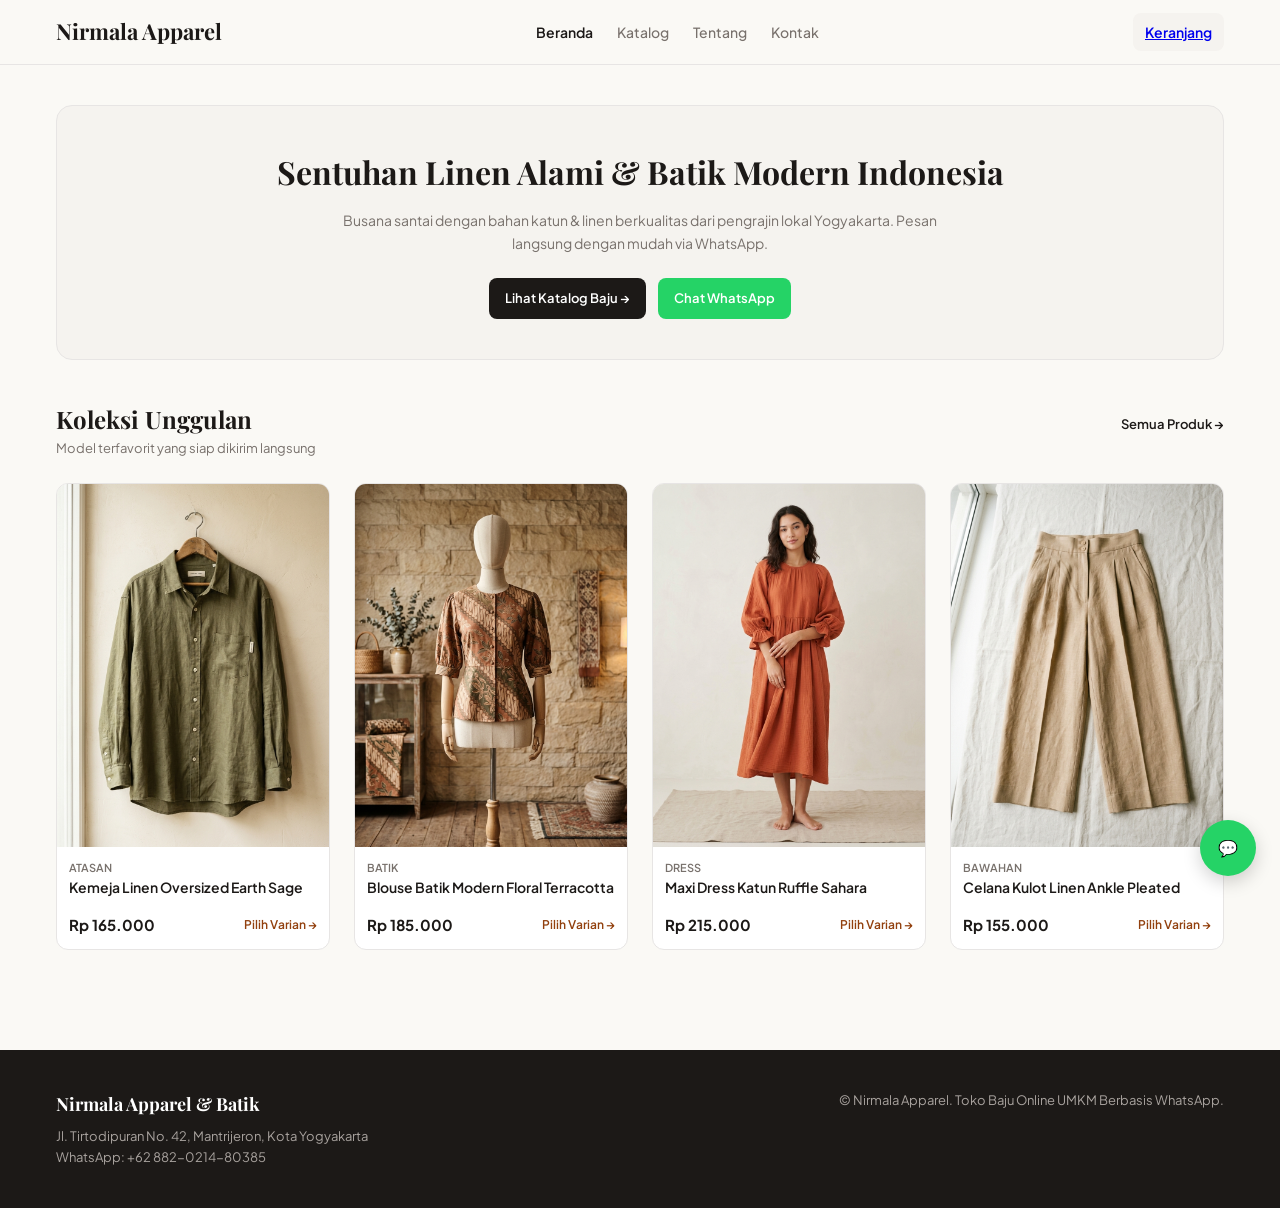
<file: static-site/index.html>
<!DOCTYPE html>
<html lang="id">
<head>
  <meta charset="UTF-8">
  <meta name="viewport" content="width=device-width, initial-scale=1.0">
  <title>Nirmala Apparel & Batik — Toko Baju Online UMKM</title>
  <meta name="description" content="Toko baju online UMKM modern tanpa backend. Pesan langsung via WhatsApp.">
  <link rel="stylesheet" href="style.css">
  <link rel="preconnect" href="https://fonts.googleapis.com">
  <link rel="preconnect" href="https://fonts.gstatic.com" crossorigin>
  <link href="https://fonts.googleapis.com/css2?family=Plus+Jakarta+Sans:wght@400;600;700&family=Playfair+Display:wght@600;700&display=swap" rel="stylesheet">
</head>
<body>

  <!-- Header Nav -->
  <header>
    <div class="container nav-container">
      <a href="index.html" class="brand">Nirmala Apparel</a>
      <nav>
        <ul class="nav-links">
          <li><a href="index.html" class="active">Beranda</a></li>
          <li><a href="katalog.html">Katalog</a></li>
          <li><a href="tentang.html">Tentang</a></li>
          <li><a href="kontak.html">Kontak</a></li>
        </ul>
      </nav>
      <a href="keranjang.html" class="cart-icon-btn">
        Keranjang <span class="cart-badge">0</span>
      </a>
    </div>
  </header>

  <!-- Hero Section -->
  <main class="container" style="padding-top: 40px; padding-bottom: 60px;">
    <div style="background: #f5f3ef; border: 1px solid #e7e5e4; border-radius: 16px; padding: 40px 24px; text-align: center; margin-bottom: 40px;">
      <h1 style="font-family: 'Playfair Display', serif; font-size: 32px; margin-bottom: 12px; color: #1c1917;">
        Sentuhan Linen Alami & Batik Modern Indonesia
      </h1>
      <p style="color: #78716c; max-width: 600px; margin: 0 auto 24px; font-size: 14px;">
        Busana santai dengan bahan katun & linen berkualitas dari pengrajin lokal Yogyakarta. Pesan langsung dengan mudah via WhatsApp.
      </p>
      <div style="display: flex; gap: 12px; justify-content: center; flex-wrap: wrap;">
        <a href="katalog.html" class="btn btn-primary">Lihat Katalog Baju &rarr;</a>
        <a href="https://wa.me/62882021480385?text=Halo%20Admin%2C%20mau%20tanya%20koleksi%20baju" target="_blank" class="btn btn-wa">Chat WhatsApp</a>
      </div>
    </div>

    <!-- Featured Products Section -->
    <div style="display: flex; justify-content: space-between; align-items: baseline; margin-bottom: 16px;">
      <div>
        <h2 style="font-family: 'Playfair Display', serif; font-size: 24px; color: #1c1917;">Koleksi Unggulan</h2>
        <p style="color: #78716c; font-size: 13px;">Model terfavorit yang siap dikirim langsung</p>
      </div>
      <a href="katalog.html" style="font-size: 13px; font-weight: 600; color: #1c1917; text-decoration: none;">Semua Produk &rarr;</a>
    </div>

    <div id="featured-grid" class="product-grid">
      <!-- Injected by JavaScript -->
    </div>
  </main>

  <!-- Floating WhatsApp -->
  <a href="https://wa.me/62882021480385?text=Halo%20Admin%20Nirmala%2C%20mau%20tanya%20produk" target="_blank" class="floating-wa" title="Chat WhatsApp">
    💬
  </a>

  <!-- Footer -->
  <footer style="background: #1c1917; color: #a8a29e; padding: 40px 0; font-size: 13px; margin-top: 40px;">
    <div class="container" style="display: flex; justify-content: space-between; flex-wrap: wrap; gap: 20px;">
      <div>
        <h3 style="color: #fff; font-family: 'Playfair Display', serif; font-size: 18px; margin-bottom: 8px;">Nirmala Apparel & Batik</h3>
        <p>Jl. Tirtodipuran No. 42, Mantrijeron, Kota Yogyakarta</p>
        <p>WhatsApp: +62 882-0214-80385</p>
      </div>
      <div>
        <p>&copy; Nirmala Apparel. Toko Baju Online UMKM Berbasis WhatsApp.</p>
      </div>
    </div>
  </footer>

  <script src="app.js"></script>
  <script>
    fetch('products.json')
      .then(res => res.json())
      .then(products => {
        const grid = document.getElementById('featured-grid');
        grid.innerHTML = products.slice(0, 4).map(p => `
          <div class="product-card">
            <img src="${p.foto[0]}" alt="${p.nama}" class="product-thumb">
            <div class="product-info">
              <div>
                <p style="font-size: 11px; text-transform: uppercase; color: #78716c; font-weight: 600;">${p.kategori}</p>
                <h3 class="product-name">${p.nama}</h3>
              </div>
              <div style="margin-top: 8px; display: flex; justify-content: space-between; align-items: center;">
                <span class="product-price">${formatRupiah(p.harga)}</span>
                <a href="katalog.html" style="font-size: 12px; color: #92400e; font-weight: 600; text-decoration: none;">Pilih Varian &rarr;</a>
              </div>
            </div>
          </div>
        `).join('');
      })
      .catch(err => console.error(err));
  </script>
</body>
</html>
</file>
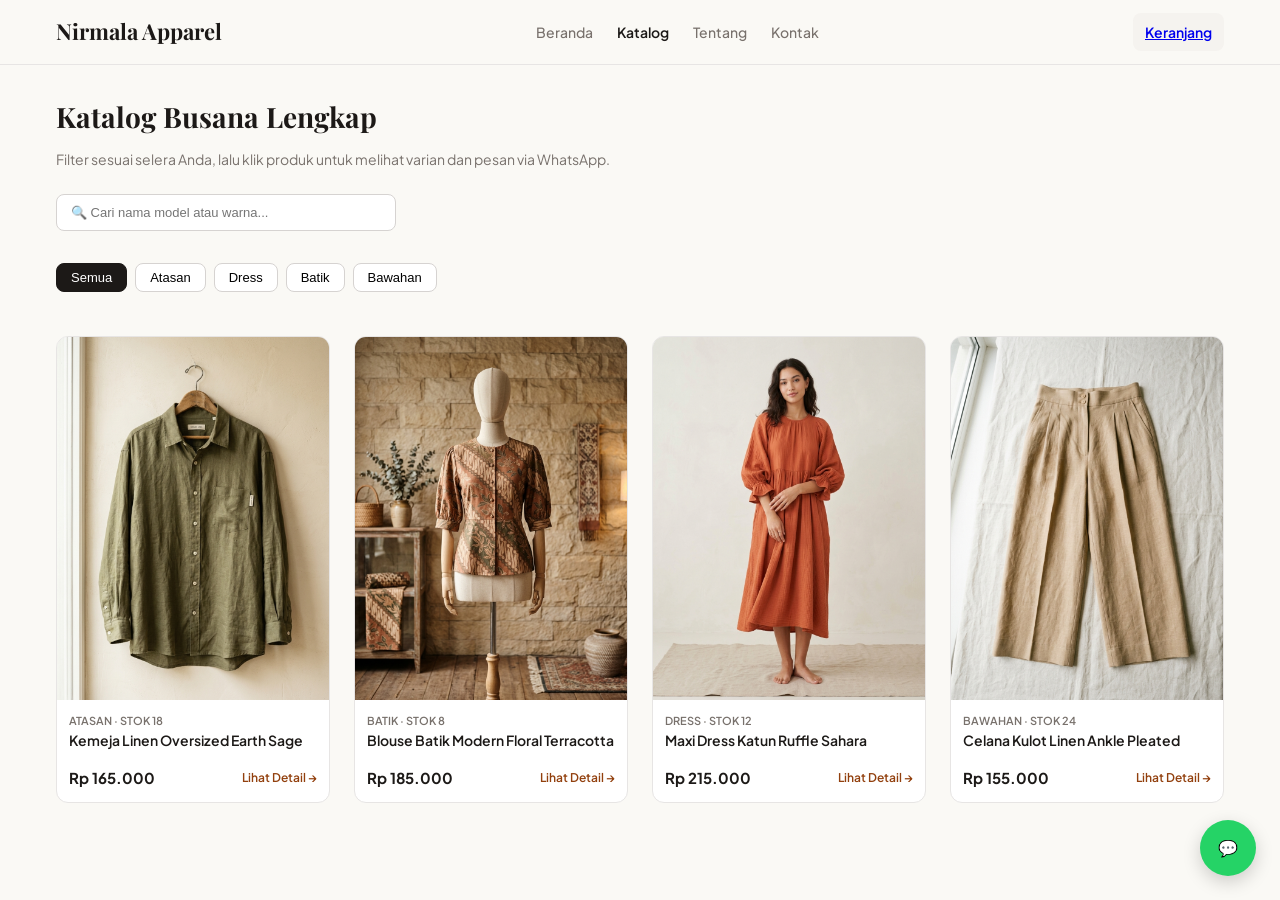
<file: static-site/katalog.html>
<!DOCTYPE html>
<html lang="id">
<head>
  <meta charset="UTF-8">
  <meta name="viewport" content="width=device-width, initial-scale=1.0">
  <title>Katalog Produk — Nirmala Apparel & Batik</title>
  <meta name="description" content="Katalog baju online lengkap. Filter instan dan pesan langsung via WhatsApp.">
  <link rel="stylesheet" href="style.css">
  <link rel="preconnect" href="https://fonts.googleapis.com">
  <link rel="preconnect" href="https://fonts.gstatic.com" crossorigin>
  <link href="https://fonts.googleapis.com/css2?family=Plus+Jakarta+Sans:wght@400;600;700&family=Playfair+Display:wght@600;700&display=swap" rel="stylesheet">
  <style>
    .filter-bar {
      display: flex;
      gap: 8px;
      flex-wrap: wrap;
      margin-bottom: 20px;
    }
    .filter-btn {
      padding: 6px 14px;
      border-radius: 8px;
      border: 1px solid #d6d3d1;
      background: white;
      font-size: 13px;
      cursor: pointer;
    }
    .filter-btn.active {
      background: #1c1917;
      color: white;
      border-color: #1c1917;
    }
    .search-input {
      width: 100%;
      max-width: 340px;
      padding: 10px 14px;
      border: 1px solid #d6d3d1;
      border-radius: 8px;
      font-size: 13px;
      margin-bottom: 20px;
    }
    /* Modal Detail */
    .modal-overlay {
      position: fixed;
      inset: 0;
      background: rgba(0,0,0,0.6);
      display: none;
      align-items: center;
      justify-content: center;
      padding: 16px;
      z-index: 200;
    }
    .modal-content {
      background: white;
      max-width: 600px;
      width: 100%;
      border-radius: 16px;
      padding: 24px;
      max-height: 90vh;
      overflow-y: auto;
      position: relative;
    }
    .chip-btn {
      padding: 6px 12px;
      border: 1px solid #d6d3d1;
      border-radius: 6px;
      background: white;
      cursor: pointer;
      font-size: 12px;
      margin-right: 6px;
      margin-bottom: 6px;
    }
    .chip-btn.active {
      background: #1c1917;
      color: white;
      border-color: #1c1917;
    }
  </style>
</head>
<body>

  <header>
    <div class="container nav-container">
      <a href="index.html" class="brand">Nirmala Apparel</a>
      <nav>
        <ul class="nav-links">
          <li><a href="index.html">Beranda</a></li>
          <li><a href="katalog.html" class="active">Katalog</a></li>
          <li><a href="tentang.html">Tentang</a></li>
          <li><a href="kontak.html">Kontak</a></li>
        </ul>
      </nav>
      <a href="keranjang.html" class="cart-icon-btn">
        Keranjang <span class="cart-badge">0</span>
      </a>
    </div>
  </header>

  <main class="container" style="padding-top: 30px; padding-bottom: 60px;">
    <h1 style="font-family: 'Playfair Display', serif; font-size: 28px; color: #1c1917; margin-bottom: 8px;">
      Katalog Busana Lengkap
    </h1>
    <p style="color: #78716c; font-size: 14px; margin-bottom: 24px;">
      Filter sesuai selera Anda, lalu klik produk untuk melihat varian dan pesan via WhatsApp.
    </p>

    <!-- Search & Filter Controls -->
    <div style="display: flex; flex-direction: column; gap: 12px;">
      <input type="text" id="search-input" class="search-input" placeholder="🔍 Cari nama model atau warna...">
      <div class="filter-bar" id="category-filters">
        <button class="filter-btn active" data-cat="Semua">Semua</button>
        <button class="filter-btn" data-cat="Atasan">Atasan</button>
        <button class="filter-btn" data-cat="Dress">Dress</button>
        <button class="filter-btn" data-cat="Batik">Batik</button>
        <button class="filter-btn" data-cat="Bawahan">Bawahan</button>
      </div>
    </div>

    <!-- Products Grid -->
    <div id="catalog-grid" class="product-grid">
      <!-- Injected by JavaScript -->
    </div>
  </main>

  <!-- Modal Detail Produk -->
  <div id="product-modal" class="modal-overlay">
    <div class="modal-content">
      <button onclick="closeModal()" style="position: absolute; right: 16px; top: 16px; background: none; border: none; font-size: 20px; cursor: pointer;">✕</button>
      <div id="modal-body">
        <!-- Rendered by JS -->
      </div>
    </div>
  </div>

  <a href="https://wa.me/62882021480385?text=Halo%20Admin%20Nirmala%2C%20mau%20tanya%20produk" target="_blank" class="floating-wa" title="Chat WhatsApp">
    💬
  </a>

  <script src="app.js"></script>
  <script>
    let allProducts = [];
    let selectedCat = 'Semua';
    let searchQuery = '';
    let currentSelectedProduct = null;
    let selectedUkuran = '';
    let selectedWarna = '';

    fetch('products.json')
      .then(res => res.json())
      .then(data => {
        allProducts = data;
        renderCatalog();
      });

    function renderCatalog() {
      const grid = document.getElementById('catalog-grid');
      const filtered = allProducts.filter(p => {
        const matchCat = selectedCat === 'Semua' || p.kategori === selectedCat;
        const matchSearch = p.nama.toLowerCase().includes(searchQuery.toLowerCase()) ||
                            p.deskripsi.toLowerCase().includes(searchQuery.toLowerCase());
        return matchCat && matchSearch;
      });

      if (filtered.length === 0) {
        grid.innerHTML = '<p style="grid-column: 1/-1; text-align: center; color: #78716c; padding: 40px 0;">Tidak ada produk yang cocok dengan pencarian Anda.</p>';
        return;
      }

      grid.innerHTML = filtered.map(p => `
        <div class="product-card" onclick="openProductDetail('${p.id}')" style="cursor: pointer;">
          <img src="${p.foto[0]}" alt="${p.nama}" class="product-thumb">
          <div class="product-info">
            <div>
              <p style="font-size: 11px; text-transform: uppercase; color: #78716c; font-weight: 600;">${p.kategori} · Stok ${p.stok}</p>
              <h3 class="product-name">${p.nama}</h3>
            </div>
            <div style="margin-top: 8px; display: flex; justify-content: space-between; align-items: center;">
              <span class="product-price">${formatRupiah(p.harga)}</span>
              <span style="font-size: 12px; color: #92400e; font-weight: 600;">Lihat Detail &rarr;</span>
            </div>
          </div>
        </div>
      `).join('');
    }

    // Category button click
    document.querySelectorAll('.filter-btn').forEach(btn => {
      btn.addEventListener('click', () => {
        document.querySelectorAll('.filter-btn').forEach(b => b.classList.remove('active'));
        btn.classList.add('active');
        selectedCat = btn.getAttribute('data-cat');
        renderCatalog();
      });
    });

    // Search input
    document.getElementById('search-input').addEventListener('input', (e) => {
      searchQuery = e.target.value;
      renderCatalog();
    });

    // Modal
    function openProductDetail(id) {
      const prod = allProducts.find(p => p.id === id);
      if (!prod) return;
      currentSelectedProduct = prod;
      selectedUkuran = prod.ukuran[0];
      selectedWarna = prod.warna[0];

      const modalBody = document.getElementById('modal-body');
      modalBody.innerHTML = `
        <div style="display: flex; gap: 16px; flex-wrap: wrap;">
          <img src="${prod.foto[0]}" style="width: 100%; max-width: 220px; aspect-ratio: 3/4; object-fit: cover; border-radius: 8px;">
          <div style="flex: 1; min-width: 240px;">
            <p style="font-size: 12px; color: #78716c; text-transform: uppercase;">${prod.kategori}</p>
            <h2 style="font-size: 20px; margin: 4px 0 8px; font-family: 'Playfair Display', serif;">${prod.nama}</h2>
            <p style="font-size: 18px; font-weight: bold; color: #1c1917; margin-bottom: 12px;">${formatRupiah(prod.harga)}</p>
            <p style="font-size: 13px; color: #57534e; margin-bottom: 16px;">${prod.deskripsi}</p>
            
            <div style="margin-bottom: 12px;">
              <p style="font-size: 12px; font-weight: bold; margin-bottom: 4px;">Pilih Ukuran:</p>
              ${prod.ukuran.map(u => `<button class="chip-btn ${u === selectedUkuran ? 'active' : ''}" onclick="setUkuran('${u}', this)">${u}</button>`).join('')}
            </div>

            <div style="margin-bottom: 16px;">
              <p style="font-size: 12px; font-weight: bold; margin-bottom: 4px;">Pilih Warna:</p>
              ${prod.warna.map(w => `<button class="chip-btn ${w === selectedWarna ? 'active' : ''}" onclick="setWarna('${w}', this)">${w}</button>`).join('')}
            </div>

            <div style="display: flex; flex-direction: column; gap: 8px;">
              <button onclick="handleModalBuyWA()" class="btn btn-wa" style="width: 100%; padding: 12px;">Pesan Langsung via WhatsApp</button>
              <button onclick="handleModalAddCart()" class="btn btn-primary" style="width: 100%; padding: 12px; background: #e7e5e4; color: #1c1917;">Tambah ke Keranjang</button>
            </div>
          </div>
        </div>
      `;
      document.getElementById('product-modal').style.display = 'flex';
    }

    function closeModal() {
      document.getElementById('product-modal').style.display = 'none';
    }

    function setUkuran(u, el) {
      selectedUkuran = u;
      el.parentElement.querySelectorAll('.chip-btn').forEach(b => b.classList.remove('active'));
      el.classList.add('active');
    }

    function setWarna(w, el) {
      selectedWarna = w;
      el.parentElement.querySelectorAll('.chip-btn').forEach(b => b.classList.remove('active'));
      el.classList.add('active');
    }

    function handleModalBuyWA() {
      if (!currentSelectedProduct) return;
      orderProductViaWA(currentSelectedProduct.nama, selectedUkuran, selectedWarna, currentSelectedProduct.harga);
    }

    function handleModalAddCart() {
      if (!currentSelectedProduct) return;
      addToCart(currentSelectedProduct, selectedUkuran, selectedWarna, 1);
      closeModal();
    }
  </script>
</body>
</html>
</file>
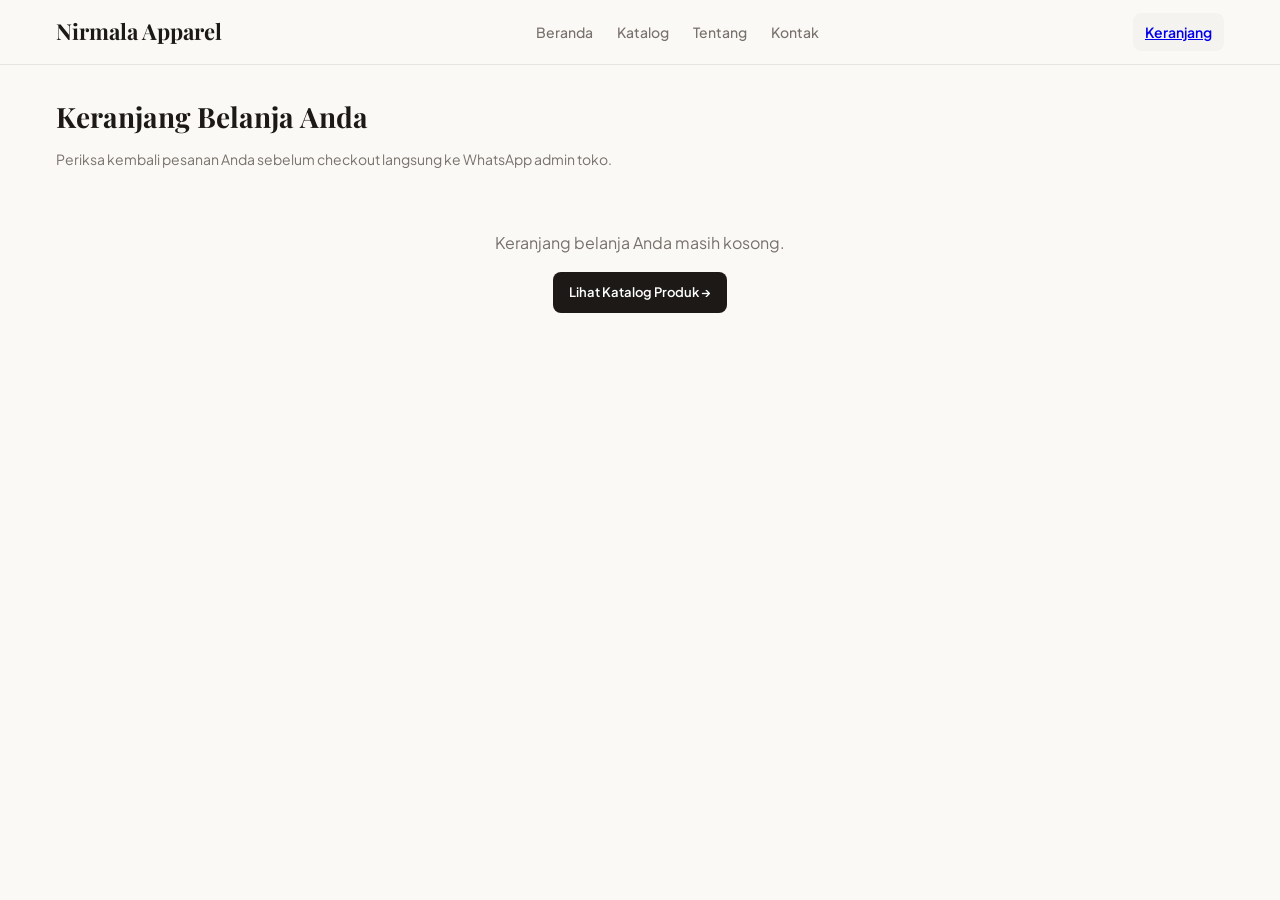
<file: static-site/keranjang.html>
<!DOCTYPE html>
<html lang="id">
<head>
  <meta charset="UTF-8">
  <meta name="viewport" content="width=device-width, initial-scale=1.0">
  <title>Keranjang Belanja — Nirmala Apparel & Batik</title>
  <meta name="description" content="Keranjang belanja dan checkout WhatsApp otomatis tanpa payment gateway.">
  <link rel="stylesheet" href="style.css">
  <link rel="preconnect" href="https://fonts.googleapis.com">
  <link rel="preconnect" href="https://fonts.gstatic.com" crossorigin>
  <link href="https://fonts.googleapis.com/css2?family=Plus+Jakarta+Sans:wght@400;600;700&family=Playfair+Display:wght@600;700&display=swap" rel="stylesheet">
  <style>
    .cart-table {
      width: 100%;
      border-collapse: collapse;
      margin-top: 16px;
    }
    .cart-table th, .cart-table td {
      padding: 12px;
      text-align: left;
      border-bottom: 1px solid #e7e5e4;
      font-size: 13px;
    }
    .cart-table th {
      background: #f5f3ef;
      font-weight: 600;
    }
    .qty-btn {
      width: 26px;
      height: 26px;
      border: 1px solid #d6d3d1;
      background: #fff;
      cursor: pointer;
      border-radius: 4px;
      font-weight: bold;
    }
    .checkout-form {
      background: #f5f3ef;
      padding: 24px;
      border-radius: 12px;
      border: 1px solid #e7e5e4;
      margin-top: 24px;
    }
    .form-group {
      margin-bottom: 12px;
    }
    .form-group label {
      display: block;
      font-size: 12px;
      font-weight: 600;
      margin-bottom: 4px;
    }
    .form-group input, .form-group textarea, .form-group select {
      width: 100%;
      padding: 8px 12px;
      border: 1px solid #d6d3d1;
      border-radius: 6px;
      font-size: 13px;
      background: white;
    }
  </style>
</head>
<body>

  <header>
    <div class="container nav-container">
      <a href="index.html" class="brand">Nirmala Apparel</a>
      <nav>
        <ul class="nav-links">
          <li><a href="index.html">Beranda</a></li>
          <li><a href="katalog.html">Katalog</a></li>
          <li><a href="tentang.html">Tentang</a></li>
          <li><a href="kontak.html">Kontak</a></li>
        </ul>
      </nav>
      <a href="keranjang.html" class="cart-icon-btn active">
        Keranjang <span class="cart-badge">0</span>
      </a>
    </div>
  </header>

  <main class="container" style="padding-top: 30px; padding-bottom: 60px;">
    <h1 style="font-family: 'Playfair Display', serif; font-size: 28px; color: #1c1917; margin-bottom: 8px;">
      Keranjang Belanja Anda
    </h1>
    <p style="color: #78716c; font-size: 14px;">
      Periksa kembali pesanan Anda sebelum checkout langsung ke WhatsApp admin toko.
    </p>

    <div id="cart-content">
      <!-- Injected by JavaScript -->
    </div>
  </main>

  <script src="app.js"></script>
  <script>
    function renderCartPage() {
      const cart = getCart();
      const container = document.getElementById('cart-content');

      if (cart.length === 0) {
        container.innerHTML = `
          <div style="text-align: center; padding: 60px 0;">
            <p style="font-size: 16px; color: #78716c; margin-bottom: 16px;">Keranjang belanja Anda masih kosong.</p>
            <a href="katalog.html" class="btn btn-primary">Lihat Katalog Produk &rarr;</a>
          </div>
        `;
        return;
      }

      let subtotal = 0;
      const rows = cart.map((item, index) => {
        const itemTotal = item.harga * item.qty;
        subtotal += itemTotal;
        return `
          <tr>
            <td>
              <strong>${item.nama}</strong><br>
              <small style="color: #78716c;">Varian: ${item.ukuran} | ${item.warna}</small>
            </td>
            <td>${formatRupiah(item.harga)}</td>
            <td>
              <button class="qty-btn" onclick="changeQty('${item.cartId}', -1)">-</button>
              <span style="display: inline-block; width: 24px; text-align: center; font-weight: 600;">${item.qty}</span>
              <button class="qty-btn" onclick="changeQty('${item.cartId}', 1)">+</button>
            </td>
            <td><strong>${formatRupiah(itemTotal)}</strong></td>
            <td>
              <button onclick="deleteItem('${item.cartId}')" style="background: none; border: none; color: #dc2626; cursor: pointer; font-size: 12px;">Hapus</button>
            </td>
          </tr>
        `;
      }).join('');

      container.innerHTML = `
        <table class="cart-table">
          <thead>
            <tr>
              <th>Produk</th>
              <th>Harga</th>
              <th>Qty</th>
              <th>Subtotal</th>
              <th>Aksi</th>
            </tr>
          </thead>
          <tbody>
            ${rows}
          </tbody>
        </table>

        <div style="display: flex; justify-content: space-between; align-items: center; margin-top: 16px;">
          <button onclick="emptyCart()" style="background: none; border: 1px solid #d6d3d1; padding: 6px 12px; border-radius: 6px; font-size: 12px; cursor: pointer;">Kosongkan Keranjang</button>
          <div style="font-size: 18px; font-weight: bold; color: #1c1917;">
            Total Belanja: <span style="color: #92400e;">${formatRupiah(subtotal)}</span>
          </div>
        </div>

        <!-- Form Pemesan -->
        <div class="checkout-form">
          <h3 style="font-size: 16px; margin-bottom: 12px; color: #1c1917;">Data Pemesan (Untuk Pesan WhatsApp Otomatis)</h3>
          <div class="form-group">
            <label>Nama Lengkap</label>
            <input type="text" id="cust-nama" placeholder="Contoh: Siti Rahmawati">
          </div>
          <div class="form-group">
            <label>No. WhatsApp</label>
            <input type="tel" id="cust-phone" placeholder="Contoh: 0812xxxxxxxx">
          </div>
          <div class="form-group">
            <label>Kota / Kecamatan</label>
            <input type="text" id="cust-kota" placeholder="Contoh: Bandung, Coblong">
          </div>
          <div class="form-group">
            <label>Alamat Pengiriman</label>
            <textarea id="cust-alamat" rows="2" placeholder="Jl. Merdeka No. 12 RT 02 RW 05"></textarea>
          </div>
          <div class="form-group">
            <label>Pilihan Pembayaran Manual</label>
            <select id="cust-pay">
              <option value="Transfer Bank BCA / Mandiri">Transfer Bank (BCA / Mandiri / BRI)</option>
              <option value="COD (Bayar di Tempat via Kurir)">COD (Bayar di Tempat via Kurir)</option>
              <option value="QRIS Manual">QRIS Manual</option>
            </select>
          </div>

          <button onclick="handleCheckout()" class="btn btn-wa" style="width: 100%; padding: 14px; font-size: 15px; margin-top: 12px;">
            💬 Checkout Sekarang via WhatsApp (${formatRupiah(subtotal)})
          </button>
          <p style="font-size: 11px; text-align: center; color: #78716c; margin-top: 8px;">
            Admin toko akan membalas total ongkos kirim dan nomor rekening pembayaran resmi via chat WhatsApp.
          </p>
        </div>
      `;
    }

    function changeQty(cartId, delta) {
      let cart = getCart();
      const item = cart.find(i => i.cartId === cartId);
      if (item) {
        item.qty += delta;
        if (item.qty <= 0) {
          cart = cart.filter(i => i.cartId !== cartId);
        }
        saveCart(cart);
        renderCartPage();
      }
    }

    function deleteItem(cartId) {
      let cart = getCart().filter(i => i.cartId !== cartId);
      saveCart(cart);
      renderCartPage();
    }

    function emptyCart() {
      if (confirm('Kosongkan semua barang dari keranjang belanja?')) {
        saveCart([]);
        renderCartPage();
      }
    }

    function handleCheckout() {
      const customer = {
        nama: document.getElementById('cust-nama').value,
        telepon: document.getElementById('cust-phone').value,
        kota: document.getElementById('cust-kota').value,
        alamat: document.getElementById('cust-alamat').value,
        pembayaran: document.getElementById('cust-pay').value,
      };

      checkoutCartViaWA(customer);
    }

    document.addEventListener('DOMContentLoaded', renderCartPage);
  </script>
</body>
</html>
</file>
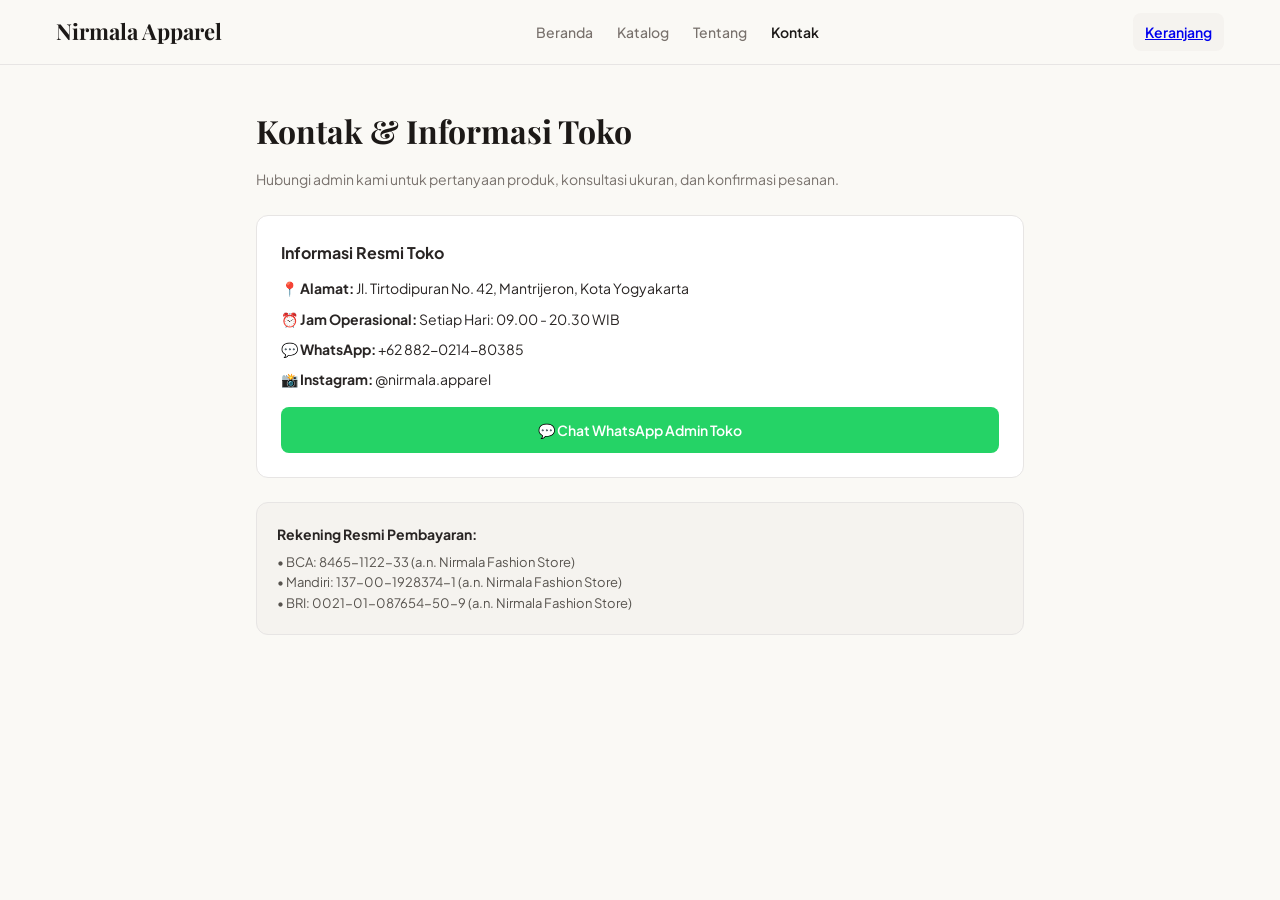
<file: static-site/kontak.html>
<!DOCTYPE html>
<html lang="id">
<head>
  <meta charset="UTF-8">
  <meta name="viewport" content="width=device-width, initial-scale=1.0">
  <title>Kontak & Lokasi Toko — Nirmala Apparel & Batik</title>
  <link rel="stylesheet" href="style.css">
  <link rel="preconnect" href="https://fonts.googleapis.com">
  <link rel="preconnect" href="https://fonts.gstatic.com" crossorigin>
  <link href="https://fonts.googleapis.com/css2?family=Plus+Jakarta+Sans:wght@400;600;700&family=Playfair+Display:wght@600;700&display=swap" rel="stylesheet">
</head>
<body>

  <header>
    <div class="container nav-container">
      <a href="index.html" class="brand">Nirmala Apparel</a>
      <nav>
        <ul class="nav-links">
          <li><a href="index.html">Beranda</a></li>
          <li><a href="katalog.html">Katalog</a></li>
          <li><a href="tentang.html">Tentang</a></li>
          <li><a href="kontak.html" class="active">Kontak</a></li>
        </ul>
      </nav>
      <a href="keranjang.html" class="cart-icon-btn">
        Keranjang <span class="cart-badge">0</span>
      </a>
    </div>
  </header>

  <main class="container" style="padding-top: 40px; padding-bottom: 60px; max-width: 800px;">
    <h1 style="font-family: 'Playfair Display', serif; font-size: 32px; color: #1c1917; margin-bottom: 12px;">
      Kontak & Informasi Toko
    </h1>
    <p style="color: #78716c; font-size: 14px; margin-bottom: 24px;">
      Hubungi admin kami untuk pertanyaan produk, konsultasi ukuran, dan konfirmasi pesanan.
    </p>

    <div style="background: white; border: 1px solid #e7e5e4; border-radius: 12px; padding: 24px; margin-bottom: 24px;">
      <h3 style="font-size: 16px; margin-bottom: 12px;">Informasi Resmi Toko</h3>
      <p style="font-size: 14px; margin-bottom: 8px;">📍 <strong>Alamat:</strong> Jl. Tirtodipuran No. 42, Mantrijeron, Kota Yogyakarta</p>
      <p style="font-size: 14px; margin-bottom: 8px;">⏰ <strong>Jam Operasional:</strong> Setiap Hari: 09.00 - 20.30 WIB</p>
      <p style="font-size: 14px; margin-bottom: 8px;">💬 <strong>WhatsApp:</strong> +62 882-0214-80385</p>
      <p style="font-size: 14px; margin-bottom: 16px;">📸 <strong>Instagram:</strong> @nirmala.apparel</p>

      <a href="https://wa.me/62882021480385?text=Halo%20Admin%20Nirmala%2C%20mau%20tanya%20info%20toko" target="_blank" class="btn btn-wa" style="width: 100%; padding: 12px; font-size: 14px;">
        💬 Chat WhatsApp Admin Toko
      </a>
    </div>

    <div style="background: #f5f3ef; border: 1px solid #e7e5e4; border-radius: 12px; padding: 20px;">
      <h4 style="font-size: 14px; font-weight: bold; margin-bottom: 6px;">Rekening Resmi Pembayaran:</h4>
      <p style="font-size: 13px; color: #57534e;">• BCA: 8465-1122-33 (a.n. Nirmala Fashion Store)</p>
      <p style="font-size: 13px; color: #57534e;">• Mandiri: 137-00-1928374-1 (a.n. Nirmala Fashion Store)</p>
      <p style="font-size: 13px; color: #57534e;">• BRI: 0021-01-087654-50-9 (a.n. Nirmala Fashion Store)</p>
    </div>
  </main>

  <script src="app.js"></script>
</body>
</html>
</file>
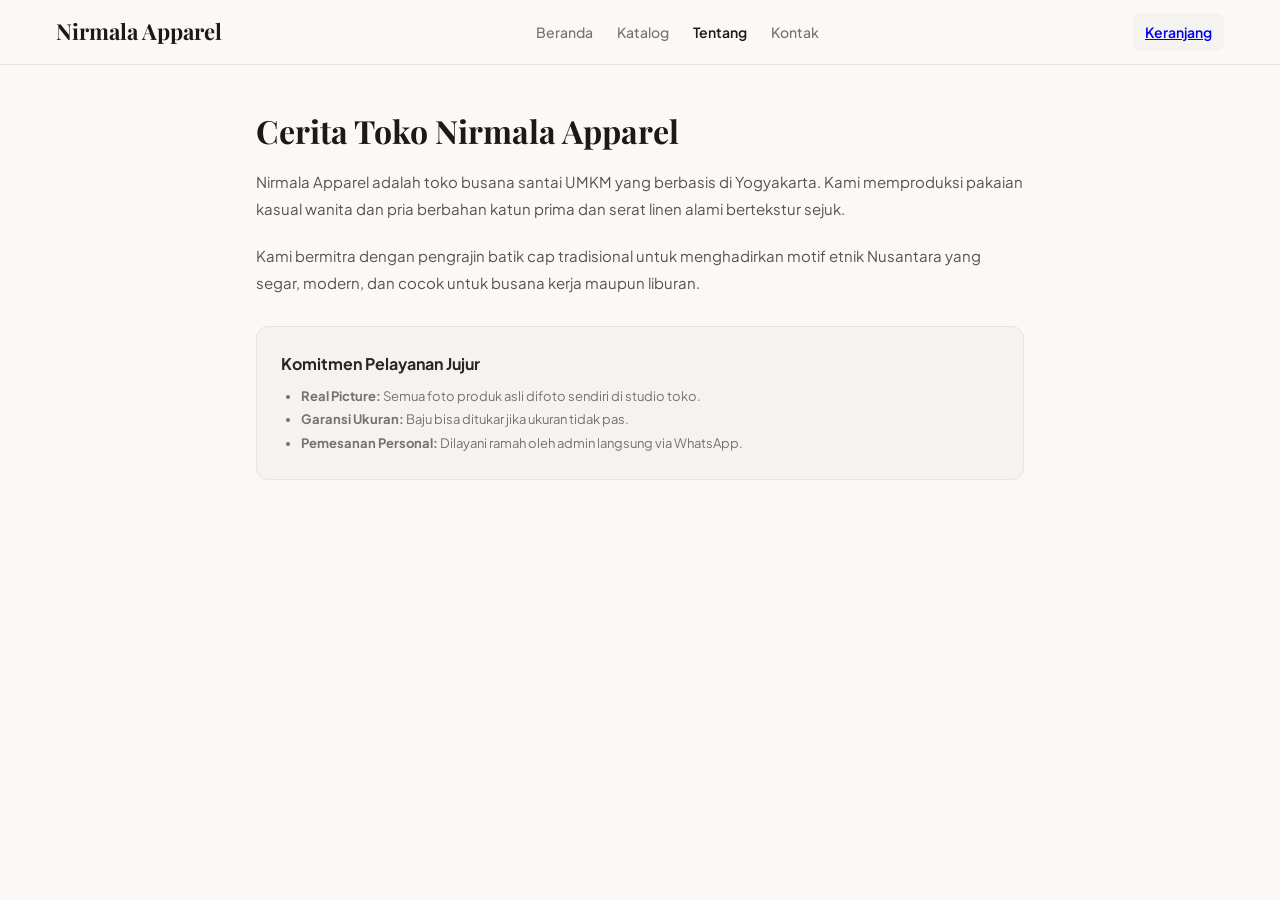
<file: static-site/tentang.html>
<!DOCTYPE html>
<html lang="id">
<head>
  <meta charset="UTF-8">
  <meta name="viewport" content="width=device-width, initial-scale=1.0">
  <title>Tentang Kami — Nirmala Apparel & Batik</title>
  <link rel="stylesheet" href="style.css">
  <link rel="preconnect" href="https://fonts.googleapis.com">
  <link rel="preconnect" href="https://fonts.gstatic.com" crossorigin>
  <link href="https://fonts.googleapis.com/css2?family=Plus+Jakarta+Sans:wght@400;600;700&family=Playfair+Display:wght@600;700&display=swap" rel="stylesheet">
</head>
<body>

  <header>
    <div class="container nav-container">
      <a href="index.html" class="brand">Nirmala Apparel</a>
      <nav>
        <ul class="nav-links">
          <li><a href="index.html">Beranda</a></li>
          <li><a href="katalog.html">Katalog</a></li>
          <li><a href="tentang.html" class="active">Tentang</a></li>
          <li><a href="kontak.html">Kontak</a></li>
        </ul>
      </nav>
      <a href="keranjang.html" class="cart-icon-btn">
        Keranjang <span class="cart-badge">0</span>
      </a>
    </div>
  </header>

  <main class="container" style="padding-top: 40px; padding-bottom: 60px; max-width: 800px;">
    <h1 style="font-family: 'Playfair Display', serif; font-size: 32px; color: #1c1917; margin-bottom: 12px;">
      Cerita Toko Nirmala Apparel
    </h1>
    <p style="font-size: 15px; color: #57534e; line-height: 1.8; margin-bottom: 20px;">
      Nirmala Apparel adalah toko busana santai UMKM yang berbasis di Yogyakarta. Kami memproduksi pakaian kasual wanita dan pria berbahan katun prima dan serat linen alami bertekstur sejuk.
    </p>
    <p style="font-size: 15px; color: #57534e; line-height: 1.8; margin-bottom: 20px;">
      Kami bermitra dengan pengrajin batik cap tradisional untuk menghadirkan motif etnik Nusantara yang segar, modern, dan cocok untuk busana kerja maupun liburan.
    </p>

    <div style="background: #f5f3ef; border: 1px solid #e7e5e4; border-radius: 12px; padding: 24px; margin-top: 30px;">
      <h3 style="font-size: 16px; margin-bottom: 8px;">Komitmen Pelayanan Jujur</h3>
      <ul style="font-size: 13px; color: #78716c; padding-left: 20px; line-height: 1.8;">
        <li><strong>Real Picture:</strong> Semua foto produk asli difoto sendiri di studio toko.</li>
        <li><strong>Garansi Ukuran:</strong> Baju bisa ditukar jika ukuran tidak pas.</li>
        <li><strong>Pemesanan Personal:</strong> Dilayani ramah oleh admin langsung via WhatsApp.</li>
      </ul>
    </div>
  </main>

  <script src="app.js"></script>
</body>
</html>
</file>
<file: static-site/style.css>
/* Nirmala Apparel Static Theme */
:root {
  --bg-color: #FAF9F5;
  --surface-color: #FFFFFF;
  --primary-color: #1C1917;
  --text-color: #292524;
  --muted-color: #78716C;
  --border-color: #E7E5E4;
  --accent-wa: #25D366;
  --accent-wa-hover: #1EBE5D;
  --accent-amber: #92400E;
}

* {
  box-sizing: border-box;
  margin: 0;
  padding: 0;
}

body {
  font-family: 'Plus Jakarta Sans', system-ui, -apple-system, sans-serif;
  background-color: var(--bg-color);
  color: var(--text-color);
  line-height: 1.6;
}

header {
  background: rgba(250, 249, 245, 0.95);
  backdrop-filter: blur(8px);
  border-bottom: 1px solid var(--border-color);
  position: sticky;
  top: 0;
  z-index: 50;
}

.promo-bar {
  background: #1c1917;
  color: #e7e5e4;
  text-align: center;
  font-size: 11px;
  padding: 6px 12px;
  font-weight: 500;
}

.container {
  max-width: 1200px;
  margin: 0 auto;
  padding: 0 16px;
}

.nav-container {
  display: flex;
  align-items: center;
  justify-content: space-between;
  height: 64px;
}

.brand {
  font-family: 'Playfair Display', Georgia, serif;
  font-size: 22px;
  font-weight: bold;
  text-decoration: none;
  color: var(--primary-color);
}

.nav-links {
  display: flex;
  gap: 24px;
  list-style: none;
}

.nav-links a {
  text-decoration: none;
  color: var(--muted-color);
  font-size: 14px;
  font-weight: 500;
  transition: color 0.2s;
}

.nav-links a.active, .nav-links a:hover {
  color: var(--primary-color);
  font-weight: 600;
}

.cart-icon-btn {
  background: none;
  border: none;
  cursor: pointer;
  position: relative;
  font-size: 14px;
  padding: 8px 12px;
  border-radius: 8px;
  background: #f5f3ef;
  font-weight: 600;
}

.cart-badge {
  background: var(--accent-amber);
  color: white;
  border-radius: 9999px;
  padding: 2px 6px;
  font-size: 11px;
  margin-left: 4px;
}

/* Grid & Cards */
.product-grid {
  display: grid;
  grid-template-columns: repeat(2, 1fr);
  gap: 16px;
  margin-top: 24px;
}

@media (min-width: 768px) {
  .product-grid {
    grid-template-columns: repeat(3, 1fr);
    gap: 24px;
  }
}

@media (min-width: 1024px) {
  .product-grid {
    grid-template-columns: repeat(4, 1fr);
  }
}

.product-card {
  background: var(--surface-color);
  border: 1px solid var(--border-color);
  border-radius: 12px;
  overflow: hidden;
  display: flex;
  flex-direction: column;
  transition: transform 0.2s, box-shadow 0.2s;
}

.product-card:hover {
  transform: translateY(-2px);
  box-shadow: 0 4px 12px rgba(0,0,0,0.06);
}

.product-thumb {
  width: 100%;
  aspect-ratio: 3/4;
  object-fit: cover;
  background: #eee;
}

.product-info {
  padding: 12px;
  display: flex;
  flex-direction: column;
  flex: 1;
  justify-content: space-between;
}

.product-name {
  font-size: 14px;
  font-weight: 600;
  color: var(--primary-color);
  margin-bottom: 6px;
}

.product-price {
  font-weight: 700;
  font-size: 15px;
  color: var(--primary-color);
}

.btn {
  display: inline-flex;
  align-items: center;
  justify-content: center;
  padding: 10px 16px;
  border-radius: 8px;
  font-size: 13px;
  font-weight: 600;
  text-decoration: none;
  cursor: pointer;
  border: none;
  transition: background-color 0.2s;
}

.btn-primary {
  background: var(--primary-color);
  color: #fff;
}

.btn-primary:hover {
  background: #292524;
}

.btn-wa {
  background: var(--accent-wa);
  color: #fff;
}

.btn-wa:hover {
  background: var(--accent-wa-hover);
}

.floating-wa {
  position: fixed;
  bottom: 24px;
  right: 24px;
  width: 56px;
  height: 56px;
  background: var(--accent-wa);
  border-radius: 50%;
  display: flex;
  align-items: center;
  justify-content: center;
  color: white;
  text-decoration: none;
  box-shadow: 0 6px 18px rgba(0,0,0,0.18);
  z-index: 100;
}
</file>
